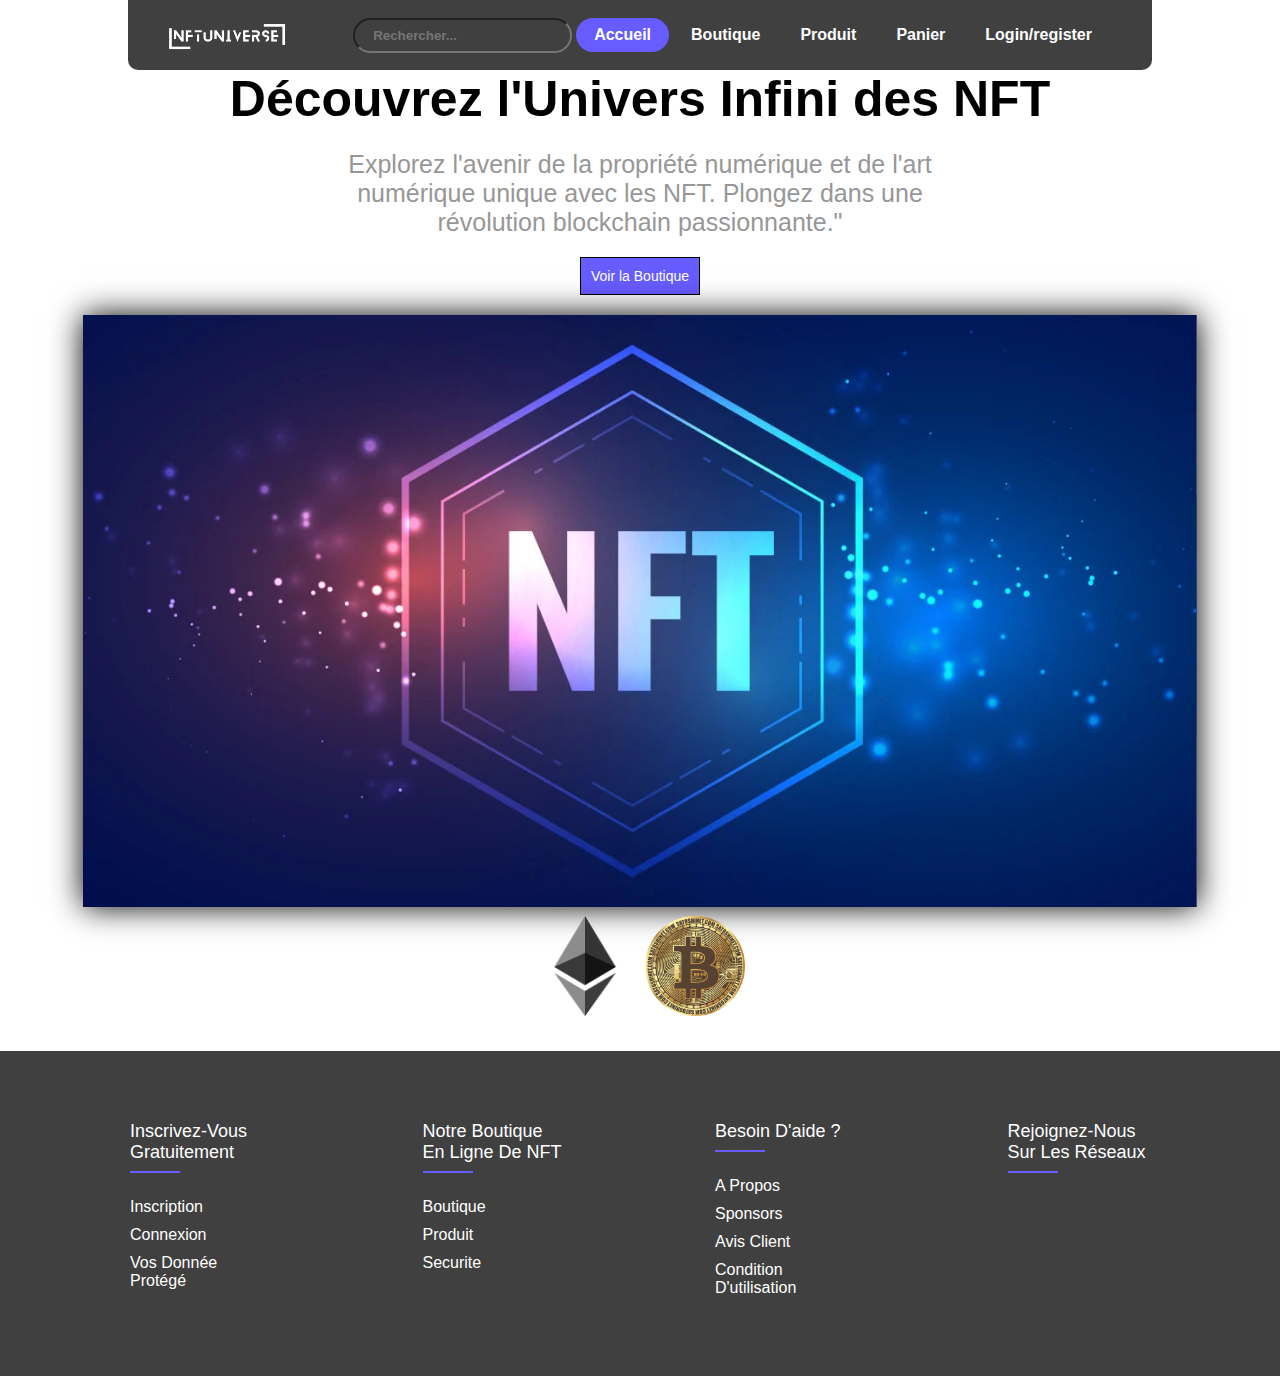
<file: index.html>
<!DOCTYPE html>
<html lang="fr">
<head>
    <meta charset="UTF-8">
    <meta name="viewport" content="width=device-width, initial-scale=1.0">
    <title>Accueil</title>
    <link rel="stylesheet" href="css/index.css">
    <link rel="icon" href="img/logo.ico" type="logo">
</head>
<body>
    <header>
        <div class="logo">
            <a href="index.html"><img src="img/logo.png"></a>
        </div>
        <input type="checkbox" id="nav_check" hidden>
        <nav>
            <ul>
                <li>
                    <input type="text" placeholder="Rechercher...">
                </li>
                <li>
                    <a href="index.html" class="active">Accueil</a>
                </li>
                <li>
                    <a href="boutique.html">Boutique</a>
                </li>
                <li>
                    <a href="produit.html">Produit</a>
                </li>
                <li>
                    <a href="panier.html" >Panier</a>
                </li>
                <li>
                    <a href="connexion.html" >Login/register</a>
                </li>
            </ul>
        </nav>
        <label for="nav_check" class="hamburger">
            <div></div>
            <div></div>
            <div></div>
        </label>
    </header>


    <div class="entete">
        <div class="titre">
            <h1>Découvrez l'Univers Infini des NFT</h1>
        </div>
        <div class="text_dessous">
            <p>
                Explorez l'avenir de la propriété numérique 
                et de l'art numérique unique avec les NFT. 
                Plongez dans une révolution blockchain 
                passionnante."
            </p>
        </div>
        <div class="show_boutique">
            <a href="boutique.html"><button class="btn_boutique">Voir la Boutique</button></a>
        </div>
        <div class="imageA">
            <img class="img_acc" src="img/accueil_nft.webp" alt="image_accueil">
        </div>

        <div class="sponsor">
            <img class="nike_sponso" src="img/eth_logog.png" alt="eth sponso">
            <img class="bitcoin_sponso" src="img/bitcoin_logo.png" alt=" bitcoin sponso">
        </div>

    </div>
</body>
<footer class="footer">
    <div class="container">
        <div class="row">
            <div class="footer-col">
                <h4> Inscrivez-vous gratuitement </h4>
                <ul>
                    <li><a href="#"> Inscription </a></li>
                    <li><a href="#"> Connexion </a></li>
                    <li><a href="#"> Vos Donnée Protégé </a></li>
                </ul>
            </div>
            <div class="footer-col">
                <h4> Notre boutique en ligne de NFT </h4>
                <ul>
                    <li><a href="#"> Boutique </a></li>
                    <li><a href="#"> Produit </a></li>
                    <li><a href="#"> Securite </a></li>
                </ul>
            </div>
            <div class="footer-col">
                <h4> Besoin d'aide ? </h4>
                <ul>
                    <li><a href="#"> A propos </a></li>
                    <li><a href="#"> Sponsors </a></li>
                    <li><a href="#"> Avis Client </a></li>
                    <li><a href="#"> Condition d'utilisation </a></li>
                </ul>
            </div>
            <div class="footer-col">
                <h4> Rejoignez-nous sur les réseaux </h4>
                <div class="social-links">
                    <a href="#"><i class="fab fa-facebook"></i></a>
                    <a href="#"><i class="fab fa-twitter"></i></a>
                    <a href="#"><i class="fab fa-instagram"></i></a>
                    <a href="#"><i class="fab fa-linkedin-in"></i></a>
                </div>
            </div>
        </div>
    </div>
</footer>
</html>
</file>
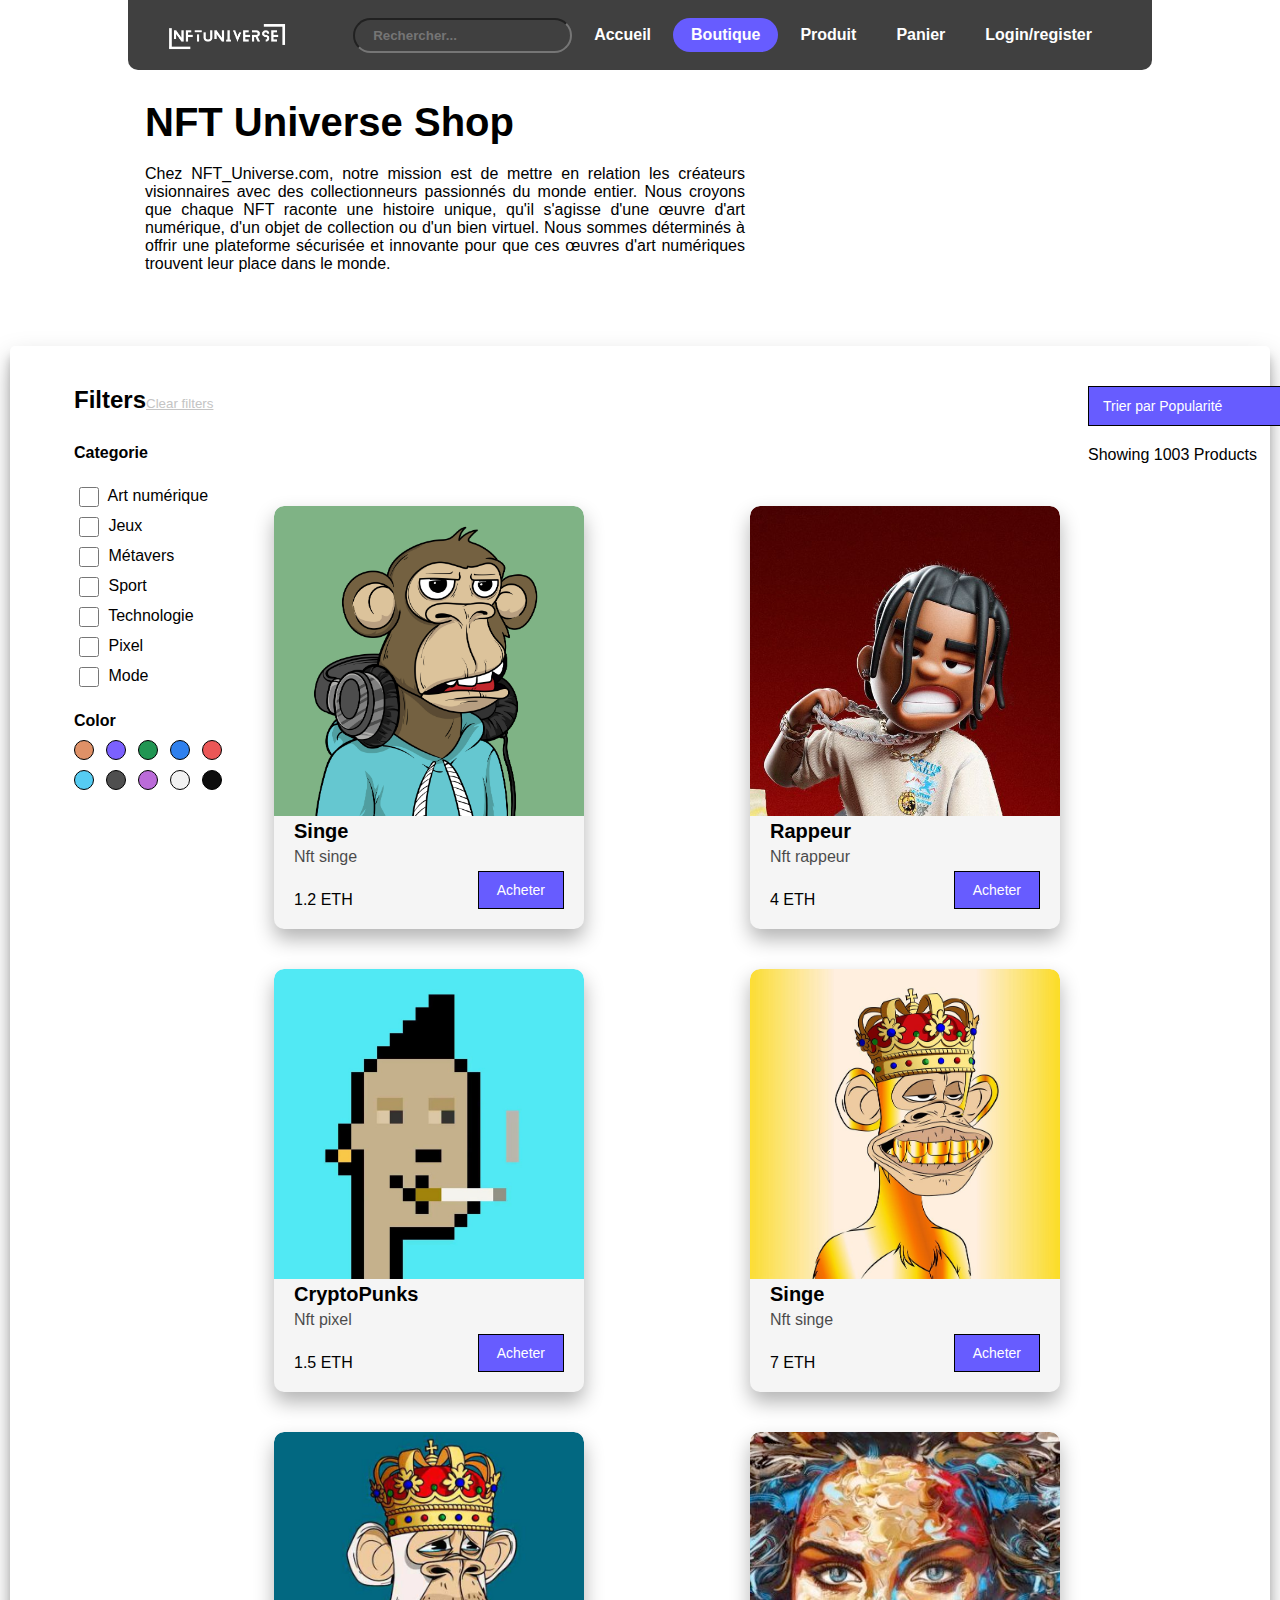
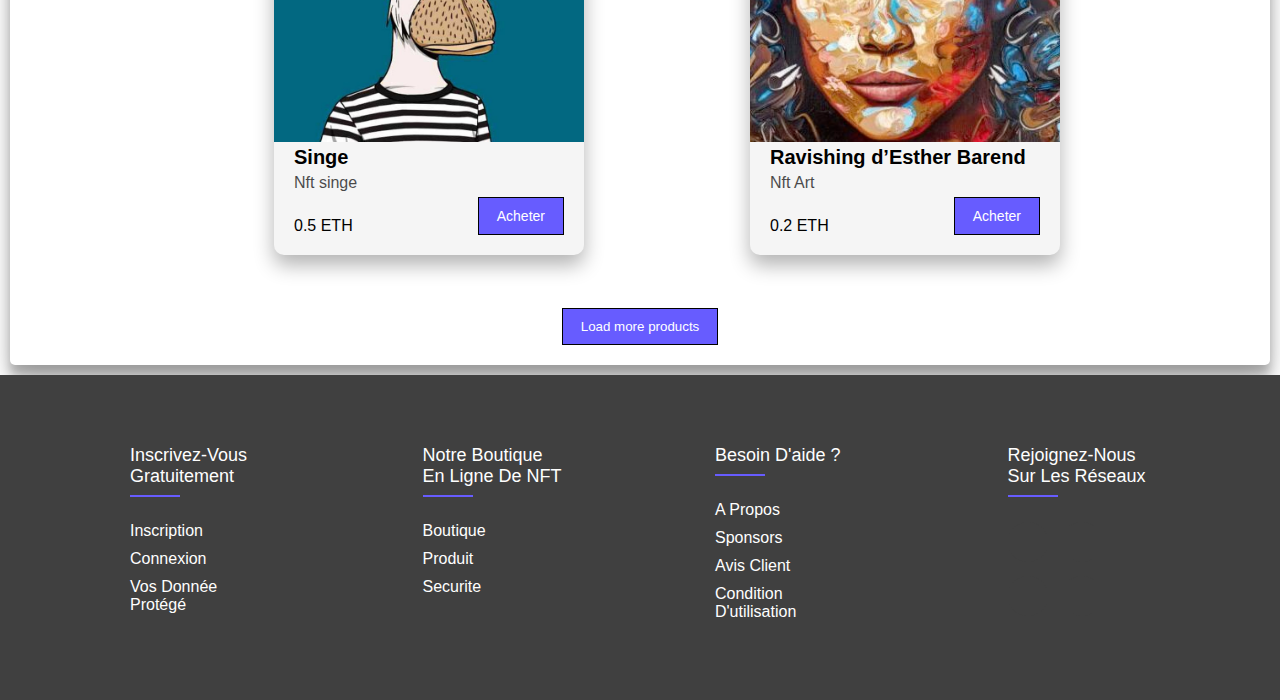
<file: boutique.html>
<!DOCTYPE html>
<html lang="fr">
<head>
    <meta charset="UTF-8">
    <meta name="viewport" content="width=device-width, initial-scale=1.0">
    <link rel="stylesheet" href="css/boutique.css"> 
    <title>Boutique</title>
    <link rel="icon" href="img/logo.ico">
</head>
<header>
        <div class="logo">
            <a href="index.html"><img src="img/logo.png"></a>
        </div>
        <input type="checkbox" id="nav_check" hidden>
        <nav>
            <ul>
                <li>
                    <input type="text" placeholder="Rechercher...">
                </li>
                <li>
                    <a href="index.html">Accueil</a>
                </li>
                <li>
                    <a href="boutique.html" class="active">Boutique</a>
                </li>
                <li>
                    <a href="produit.html">Produit</a>
                </li>
                <li>
                    <a href="panier.html" >Panier</a>
                </li>
                <li>
                    <a href="connexion.html" >Login/register</a>
                </li>
            </ul>
        </nav>
        <label for="nav_check" class="hamburger">
            <div></div>
            <div></div>
            <div></div>
        </label>
</header>
<body>

    <div class="cont_text">
        <div class="text1">
            <h2 class="titre1">NFT Universe Shop</h2>
            <p class="para_premier">
                Chez NFT_Universe.com, notre mission est de 
                mettre en relation les créateurs visionnaires 
                avec des collectionneurs passionnés du monde 
                entier. Nous croyons que chaque NFT raconte 
                une histoire unique, qu'il s'agisse d'une œuvre 
                d'art numérique, d'un objet de collection ou 
                d'un bien virtuel. Nous sommes déterminés à 
                offrir une plateforme sécurisée et innovante 
                pour que ces œuvres d'art numériques trouvent 
                leur place dans le monde.
            </p>

        </div>
    </div>


    


 
    <section class="section_nft">


        <div class="filters">
           
        
            <h2 class="titre">Filters<button class="button_clear">Clear filters</button></h2>
            
            
    
            <h4 class="para">Categorie</h4>
    
            <div class="checkbox_colone">
                
                <input type="checkbox" id="maCaseACocher" class="maCaseACocher" >
                <label for="checkbox1">Art numérique</label>
                <br>
                
               
                <input type="checkbox" id="maCaseACocher" name="maCaseACocher" >
                <label for="checkbox1">Jeux</label>
                <br>

                
                <input type="checkbox" id="maCaseACocher" name="maCaseACocher" >
                <label for="checkbox1">Métavers</label>
                <br>

                
                <input type="checkbox" id="maCaseACocher" name="maCaseACocher" >
                <label for="checkbox1">Sport</label>
                <br>

                
                <input type="checkbox" id="maCaseACocher" name="maCaseACocher" >
                <label for="checkbox1">Technologie</label>
                <br>

                
                
                <input type="checkbox" id="maCaseACocher" name="maCaseACocher" >
                <label for="checkbox1">Pixel</label>
                <br>

                
                <input type="checkbox" id="maCaseACocher" name="maCaseACocher" >
                <label for="checkbox1">Mode</label>
                <br>

            </div>

            <div class="color">
                <h4>Color</h4>
                <div class="couleur">
                    <div class="rond" style="background-color: #DF9167;"></div>
                    <div class="rond" style="background-color: #7B61FF;"></div>
                    <div class="rond" style="background-color: #219653;"></div>
                    <div class="rond" style="background-color: #2F80ED;"></div>
                    <div class="rond" style="background-color: #EB5757;"></div>
                    <div class="rond" style="background-color: #56CCF2;"></div>
                    <div class="rond" style="background-color: #4F4F4F;"></div>
                    <div class="rond" style="background-color: #BB6BD9;"></div>
                    <div class="rond" style="background-color: #F2F2F2;"></div>
                    <div class="rond" style="background-color: #0D0D0D;"></div>
                </div>
            </div>
        </div>



        

    
        <div class="trie">
            <select id="trie" class="list_btn">
                <option value="popular" selected>Trier par Popularité</option>
                <option value="prix">Trier par Prix </option>
                <option value="nouveau">Trier par Nouveauté</option>
                <option value="rareter">Trier par Rareté</option>
                <option value="date">Trier Par Date de Création</option>
                <option value="format">Trier par Format</option>
            </select>

            <p style="color: black;">Showing 1003 Products</p>
        </div>
        



        <div class="produit ">
            <div class="carte">
                <div class="img"><img src="img/nft5.jpeg" alt="premiernft"></div>
                <div class="titre">Singe</div>
                <div class="desc">Nft singe</div>
                <div class="box">
                    <div class="prix">1.2 ETH</div>
                    <a href="produit.html"><button class="achat">Acheter</button></a>
                </div>
            </div>

            <div class="carte">
                <div class="img"><img src="img/nft13.jpg" alt="premiernft"></div>
                <div class="titre">Rappeur</div>
                <div class="desc">Nft rappeur</div>
                <div class="box">
                    <div class="prix">4 ETH</div>
                    <button class="achat">Acheter</button>
                </div>
            </div>

            <div class="carte">
                <div class="img"><img src="img/nft10.jpeg" alt="premiernft"></div>
                <div class="titre">CryptoPunks</div>
                <div class="desc">Nft pixel</div>
                <div class="box">
                    <div class="prix">1.5 ETH</div>
                    <button class="achat">Acheter</button>
                </div>
            </div>

            <div class="carte">
                <div class="img"><img src="img/nft9.jpeg" alt="premiernft"></div>
                <div class="titre">Singe</div>
                <div class="desc">Nft singe</div>
                <div class="box">
                    <div class="prix">7 ETH</div>
                    <button class="achat">Acheter</button>
                </div>
            </div>

            <div class="carte">
                <div class="img"><img src="img/nft4.jpg" alt="premiernft"></div>
                <div class="titre">Singe</div>
                <div class="desc">Nft singe</div>
                <div class="box">
                    <div class="prix">0.5 ETH</div>
                    <button class="achat">Acheter</button>
                </div>
            </div>

            <div class="carte">
                <div class="img"><img src="img/nft12.jpg" alt="premiernft"></div>
                <div class="titre">Ravishing d’Esther Barend</div>
                <div class="desc">Nft Art</div>
                <div class="box">
                    <div class="prix">0.2 ETH</div>
                    <button class="achat">Acheter</button>
                </div>
            </div>

            
            


    </section>  

    <div class="voir_plus">
        <button id="boutton_read" class="button_read">Load more products</button>
    </div>


</body>
<footer class="footer">
    <div class="container">
        <div class="row">
            <div class="footer-col">
                <h4> Inscrivez-vous gratuitement </h4>
                <ul>
                    <li><a href="#"> Inscription </a></li>
                    <li><a href="#"> Connexion </a></li>
                    <li><a href="#"> Vos Donnée Protégé </a></li>
                </ul>
            </div>
            <div class="footer-col">
                <h4> Notre boutique en ligne de NFT </h4>
                <ul>
                    <li><a href="#"> Boutique </a></li>
                    <li><a href="#"> Produit </a></li>
                    <li><a href="#"> Securite </a></li>
                </ul>
            </div>
            <div class="footer-col">
                <h4> Besoin d'aide ? </h4>
                <ul>
                    <li><a href="#"> A propos </a></li>
                    <li><a href="#"> Sponsors </a></li>
                    <li><a href="#"> Avis Client </a></li>
                    <li><a href="#"> Condition d'utilisation </a></li>
                </ul>
            </div>
            <div class="footer-col">
                <h4> Rejoignez-nous sur les réseaux </h4>
                <div class="social-links">
                    <a href="#"><i class="fab fa-facebook"></i></a>
                    <a href="#"><i class="fab fa-twitter"></i></a>
                    <a href="#"><i class="fab fa-instagram"></i></a>
                    <a href="#"><i class="fab fa-linkedin-in"></i></a>
                </div>
            </div>
        </div>
    </div>
</footer>



</html>
</file>
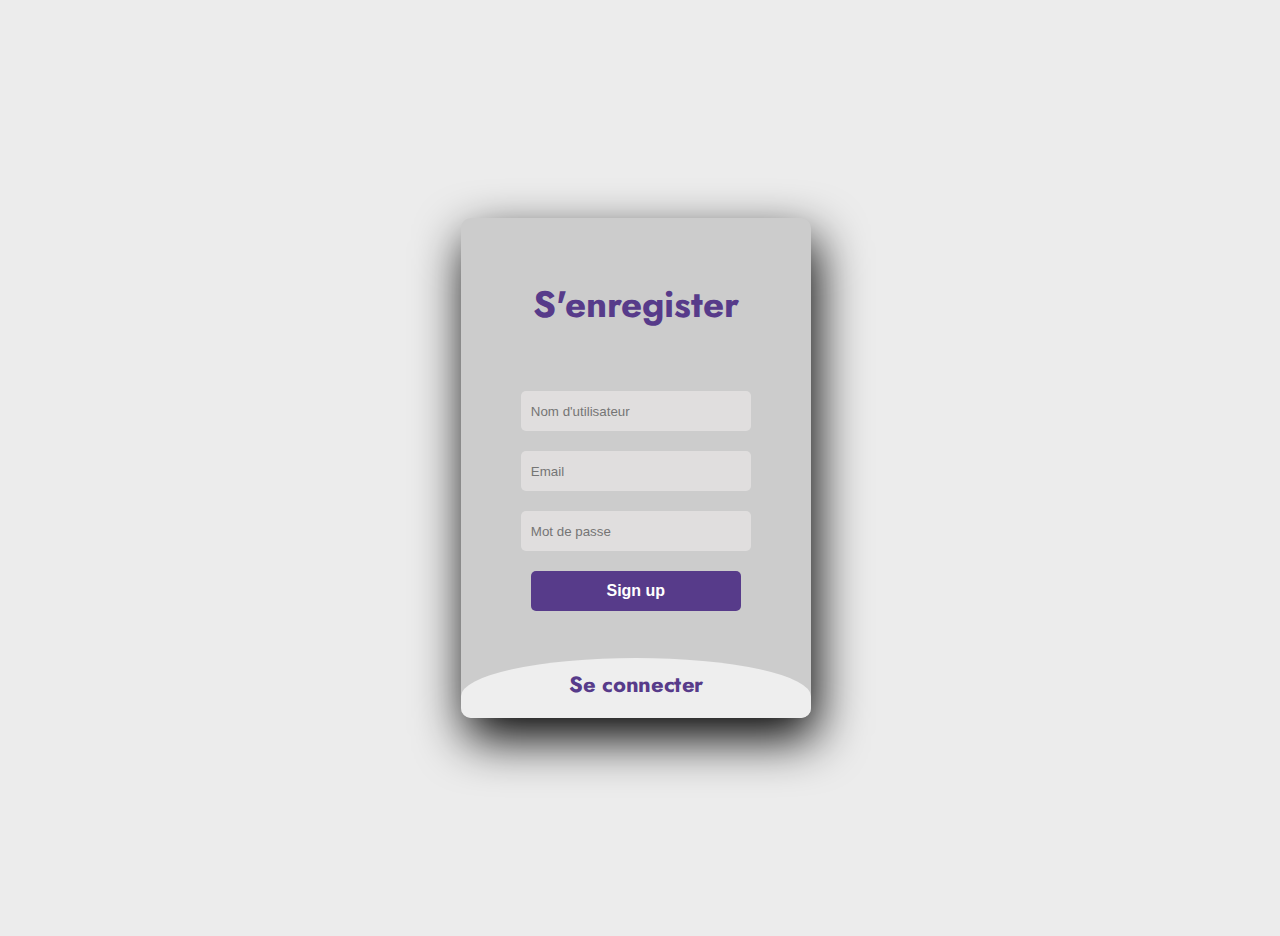
<file: connexion.html>
<!DOCTYPE html>
<html>
<head>
	<title>Login/Register</title>
	<link rel="stylesheet" type="text/css" href="css/login.css">
	<link href="https://fonts.googleapis.com/css2?family=Jost:wght@500&display=swap" rel="stylesheet">
</head>



<body>
	<div class="contenaire">
		<div class="main">  	
			<input type="checkbox" id="chk" aria-hidden="true">

				<div class="signup">
					<form>
						<label for="chk" aria-hidden="true">S'enregister</label>
						<input type="text" name="txt" placeholder="Nom d'utilisateur" required="">
						<input type="email" name="email" placeholder="Email" required="">
						<input type="password" name="pswd" placeholder="Mot de passe" required="">
						<button>Sign up</button>
					</form>
				</div>

				<div class="login">
					<form>
						<label for="chk" aria-hidden="true">Se connecter</label>
						<input type="email" name="email" placeholder="Email" required="">
						<input type="password" name="pswd" placeholder="Mot de passe" required="">
						<button>Login</button>
					</form>
				</div>
				
		</div>
	</div>
    
</body>
</html>
</file>
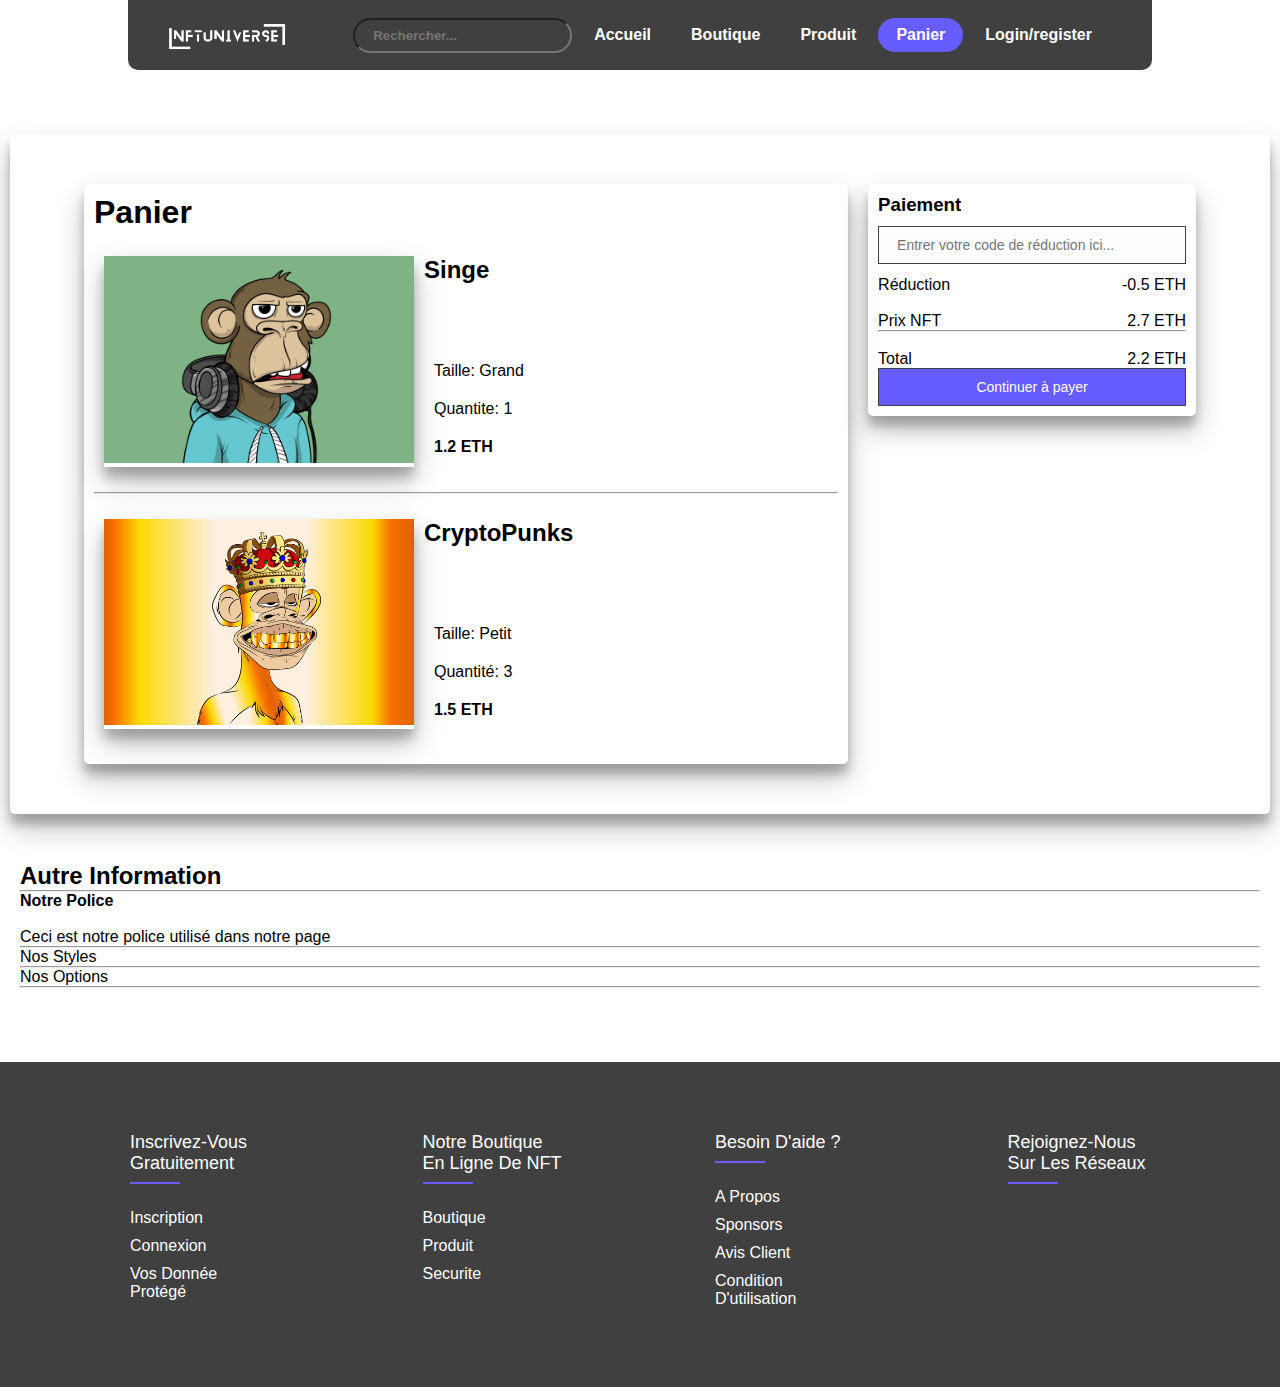
<file: panier.html>
<!DOCTYPE html>
<html lang="en">
<head>
    <meta charset="UTF-8">
    <meta name="viewport" content="width=device-width, initial-scale=1.0">
    <title> Page Panier </title>
    <link rel="stylesheet" href="css/panier.css">
    <link rel="icon" href="img/logo.ico" type="logo">
</head>
<body>

    <!-- Nav-bar -->
    <header>
        <div class="logo">
            <a href="index.html"><img src="img/logo.png"></a>
        </div>
        <input type="checkbox" id="nav_check" hidden>
        <nav>
            <ul>
                <li>
                    <input type="text" placeholder="Rechercher...">
                </li>
                <li>
                    <a href="index.html">Accueil</a>
                </li>
                <li>
                    <a href="boutique.html">Boutique</a>
                </li>
                <li>
                    <a href="produit.html">Produit</a>
                </li>
                <li>
                    <a href="panier.html"  class="active">Panier</a>
                </li>
                <li>
                    <a href="connexion.html">Login/register</a>
                </li>
            </ul>
        </nav>
        <label for="nav_check" class="hamburger">
            <div></div>
            <div></div>
            <div></div>
        </label>
    </header>

    <br><br><br>

    <!-- Body: panier -->
    <section class="section-panier">

        <div class="container">

            <!-- Panier -->
            <div class="container-div panierTaille">
                <h1 class="titre"> Panier </h1>
                

                <div class="card-section">
                    <div class="card container-div2">
                        <img class="tailleImg" src="img/nft5.jpeg">
                    </div>
                    <div>
                        <h2> Singe </h2> <br>
                        <div class="tailleTexte">
                            <p> Taille: Grand </p>
                            <p> Quantite: 1 </p>
                            <p><strong> 1.2 ETH </strong></p>
                        </div>
                    </div>
                </div>
                <hr>
                <div class="card-section">
                    <div class="card container-div2">
                        <img class="tailleImg" src="img/nft9.jpeg">
                    </div>
                    <div>
                        <h2> CryptoPunks </h2> <br>
                        <div class="tailleTexte">
                            <p> Taille: Petit </p>
                            <p> Quantité: 3 </p>
                            <p><strong> 1.5 ETH </strong></p>
                        </div>
                        
                    </div>
                </div>



            </div>

            <!-- Section Paiement -->
            <div class="container-div paiementTaille">
                <h3 class="titre"> Paiement </h3>
                <input type="text" placeholder="Entrer votre code de réduction ici...">

                <div class="texteCote">
                    <span> Réduction </span>
                    <span> -0.5 ETH </span>
                </div>
                <br>
                <div class="texteCote">
                    <span> Prix NFT </span>
                    <span> 2.7 ETH </span>
                </div>
                <hr>
                <br>
                <div class="texteCote">
                    <span> Total </span>
                    <span> 2.2 ETH </span>
                </div>

                <div class="btnAchat">
                    <button class="btnAchat-continue"> Continuer à payer </button>
                </div>
            </div>
        </div>

    </section>

    <br>

    <!-- Autre information -->
    <div class="bottom-left">
        <h2> Autre Information </h2>
        <hr></hr>
        <div class="info-details">
            <p><strong> Notre Police </strong></p>
            <br>
            <p> Ceci est notre police utilisé dans notre page  </p>
            <hr></hr>
            <p> Nos Styles </p>
            <hr></hr>
            <p> Nos Options </p>
            <hr></hr>
        </div>
    </div>


    <br><br><br>

    <!-- Footer -->
    <footer class="footer">
        <div class="container">
            <div class="row">
                <div class="footer-col">
                    <h4> Inscrivez-vous gratuitement </h4>
                    <ul>
                        <li><a href="#"> Inscription </a></li>
                        <li><a href="#"> Connexion </a></li>
                        <li><a href="#"> Vos Donnée Protégé </a></li>
                    </ul>
                </div>
                <div class="footer-col">
                    <h4> Notre boutique en ligne de NFT </h4>
                    <ul>
                        <li><a href="#"> Boutique </a></li>
                        <li><a href="#"> Produit </a></li>
                        <li><a href="#"> Securite </a></li>
                    </ul>
                </div>
                <div class="footer-col">
                    <h4> Besoin d'aide ? </h4>
                    <ul>
                        <li><a href="#"> A propos </a></li>
                        <li><a href="#"> Sponsors </a></li>
                        <li><a href="#"> Avis Client </a></li>
                        <li><a href="#"> Condition d'utilisation </a></li>
                    </ul>
                </div>
                <div class="footer-col">
                    <h4> Rejoignez-nous sur les réseaux </h4>
                    <div class="social-links">
                        <a href="#"><i class="fab fa-facebook"></i></a>
                        <a href="#"><i class="fab fa-twitter"></i></a>
                        <a href="#"><i class="fab fa-instagram"></i></a>
                        <a href="#"><i class="fab fa-linkedin-in"></i></a>
                    </div>
                </div>
            </div>
        </div>
    </footer>

</body>
</html>
</file>
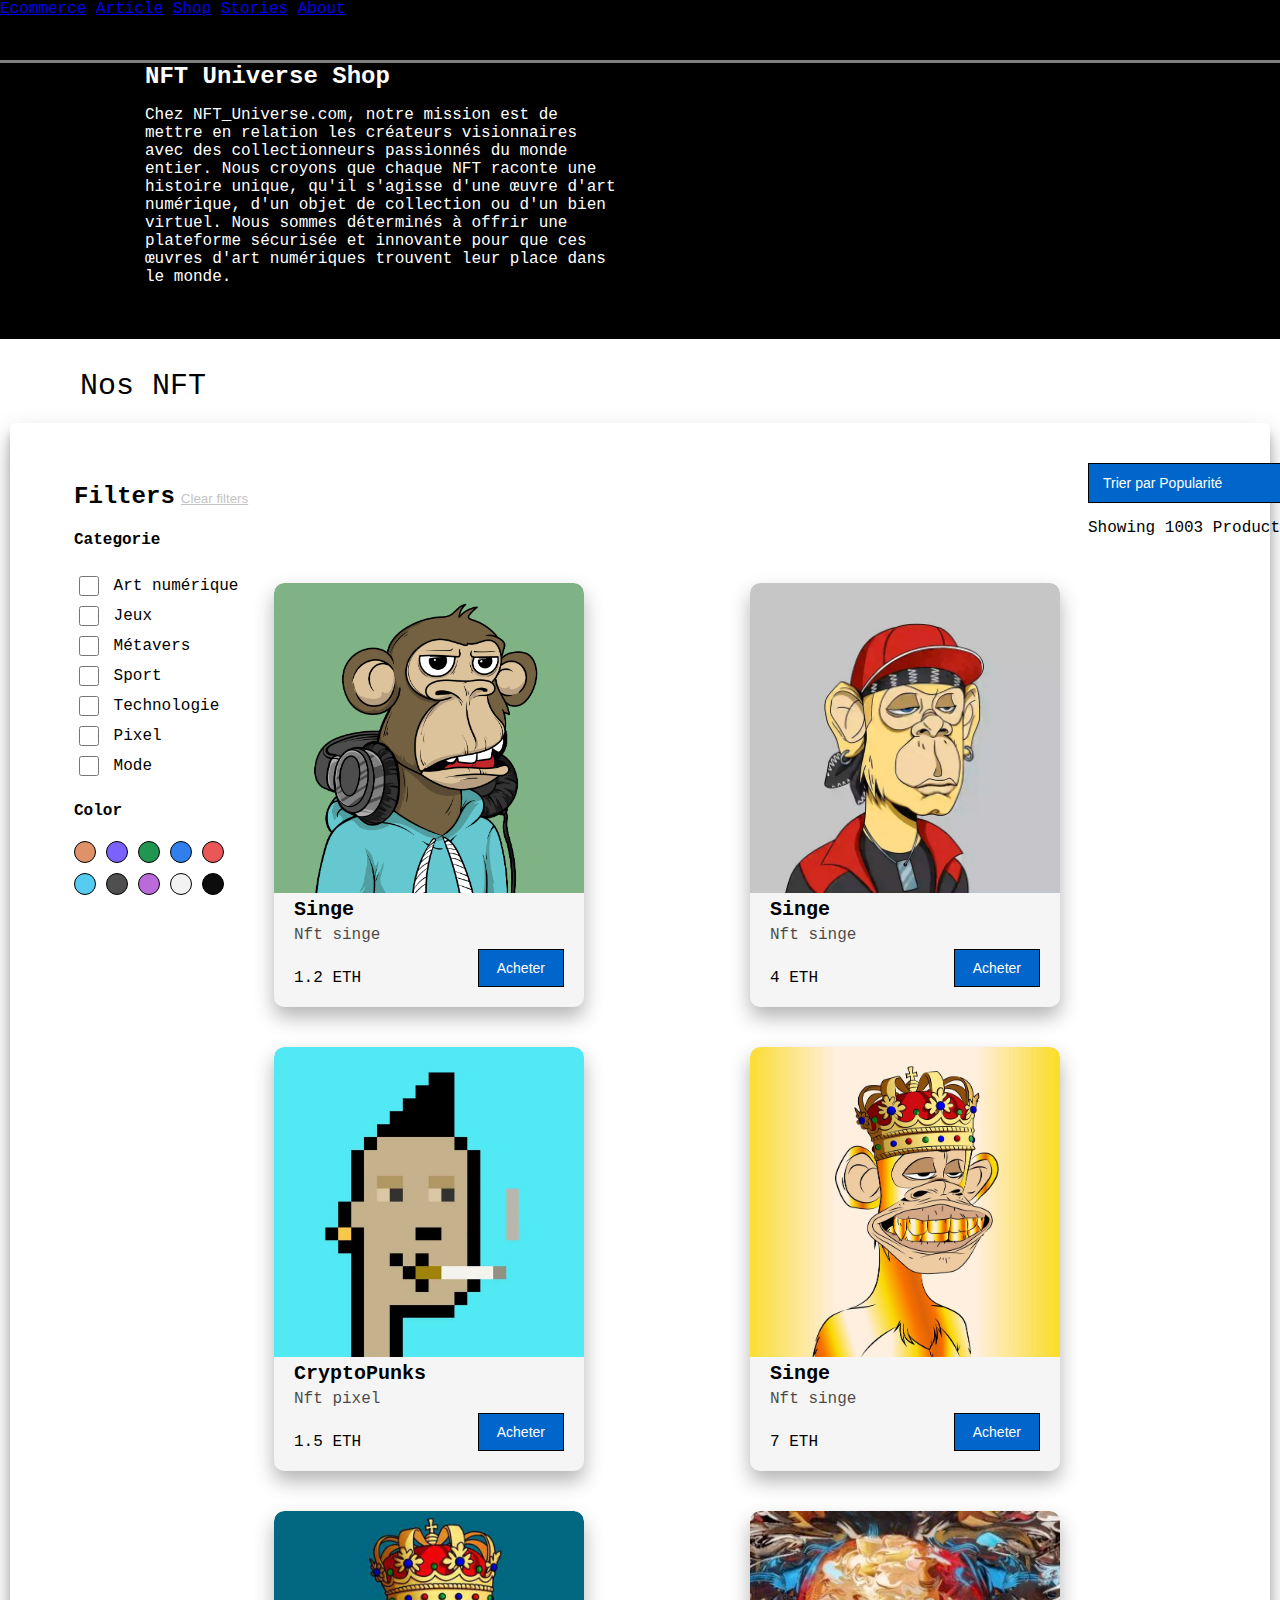
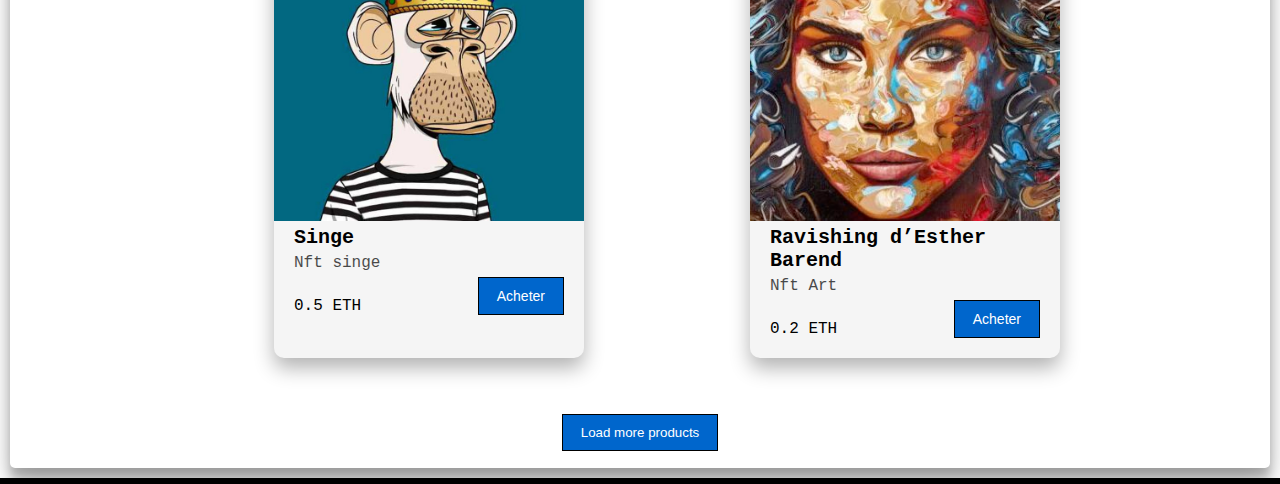
<file: shop.html>
<!DOCTYPE html>
<html lang="fr">
<head>
    <meta charset="UTF-8">
    <meta name="viewport" content="width=device-width, initial-scale=1.0">
    <link rel="stylesheet" href="css/shop.css"> 
    <title>Shop</title>
</head>
<body>


    <div class="navbar">
        <nav>
            <a href="shop.html" class="anav">Ecommerce</a>
            <a href="article.html" class="anav">Article</a>
            <a href=".html" class="anav">Shop</a>
            <a href=".html" class="anav">Stories</a>
            <a href=".html" class="anav">About</a>
        </nav>
    </div>

    <div class="cont_text">
        <div class="text1">
            <h2 class="titre1">NFT Universe Shop</h2>
            <p>
                Chez NFT_Universe.com, notre mission est de 
                mettre en relation les créateurs visionnaires 
                avec des collectionneurs passionnés du monde 
                entier. Nous croyons que chaque NFT raconte 
                une histoire unique, qu'il s'agisse d'une œuvre 
                d'art numérique, d'un objet de collection ou 
                d'un bien virtuel. Nous sommes déterminés à 
                offrir une plateforme sécurisée et innovante 
                pour que ces œuvres d'art numériques trouvent 
                leur place dans le monde.
            </p>

        </div>
    </div>


    


    <h1 class="nft">Nos NFT</h1>
    <section class="section_nft">


        <div class="filters">
           
        
            <h2 class="titre">Filters<button class="button_clear">Clear filters</button></h2>
            
            
    
            <h4 class="para">Categorie</h4>
    
            <div class="checkbox_colone">
                
                <input type="checkbox" id="maCaseACocher" class="maCaseACocher" >
                <label for="checkbox1">Art numérique</label>
                <br>
                
               
                <input type="checkbox" id="maCaseACocher" name="maCaseACocher" >
                <label for="checkbox1">Jeux</label>
                <br>

                
                <input type="checkbox" id="maCaseACocher" name="maCaseACocher" >
                <label for="checkbox1">Métavers</label>
                <br>

                
                <input type="checkbox" id="maCaseACocher" name="maCaseACocher" >
                <label for="checkbox1">Sport</label>
                <br>

                
                <input type="checkbox" id="maCaseACocher" name="maCaseACocher" >
                <label for="checkbox1">Technologie</label>
                <br>

                
                
                <input type="checkbox" id="maCaseACocher" name="maCaseACocher" >
                <label for="checkbox1">Pixel</label>
                <br>

                
                <input type="checkbox" id="maCaseACocher" name="maCaseACocher" >
                <label for="checkbox1">Mode</label>
                <br>

            </div>

            <div class="color">
                <h4>Color</h4>
                <div class="couleur">
                    <div class="rond" style="background-color: #DF9167;"></div>
                    <div class="rond" style="background-color: #7B61FF;"></div>
                    <div class="rond" style="background-color: #219653;"></div>
                    <div class="rond" style="background-color: #2F80ED;"></div>
                    <div class="rond" style="background-color: #EB5757;"></div>
                    <div class="rond" style="background-color: #56CCF2;"></div>
                    <div class="rond" style="background-color: #4F4F4F;"></div>
                    <div class="rond" style="background-color: #BB6BD9;"></div>
                    <div class="rond" style="background-color: #F2F2F2;"></div>
                    <div class="rond" style="background-color: #0D0D0D;"></div>
                </div>
            </div>
        </div>



        

    
        <div class="trie">
            <select id="trie" class="list_btn">
                <option value="popular" selected>Trier par Popularité</option>
                <option value="prix">Trier par Prix </option>
                <option value="nouveau">Trier par Nouveauté</option>
                <option value="rareter">Trier par Rareté</option>
                <option value="date">Trier Par Date de Création</option>
                <option value="format">Trier par Format</option>
            </select>

            <p style="color: black;">Showing 1003 Products</p>
        </div>
        



        <div class="produit ">
            <div class="carte">
                <div class="img"><img src="img/nft5.jpeg" alt="premiernft"></div>
                <div class="titre">Singe</div>
                <div class="desc">Nft singe</div>
                <div class="box">
                    <div class="prix">1.2 ETH</div>
                    <button class="achat">Acheter</button>
                </div>
            </div>

            <div class="carte">
                <div class="img"><img src="img/nft3.jpg" alt="premiernft"></div>
                <div class="titre">Singe</div>
                <div class="desc">Nft singe</div>
                <div class="box">
                    <div class="prix">4 ETH</div>
                    <button class="achat">Acheter</button>
                </div>
            </div>

            <div class="carte">
                <div class="img"><img src="img/nft10.jpeg" alt="premiernft"></div>
                <div class="titre">CryptoPunks</div>
                <div class="desc">Nft pixel</div>
                <div class="box">
                    <div class="prix">1.5 ETH</div>
                    <button class="achat">Acheter</button>
                </div>
            </div>

            <div class="carte">
                <div class="img"><img src="img/nft9.jpeg" alt="premiernft"></div>
                <div class="titre">Singe</div>
                <div class="desc">Nft singe</div>
                <div class="box">
                    <div class="prix">7 ETH</div>
                    <button class="achat">Acheter</button>
                </div>
            </div>

            <div class="carte">
                <div class="img"><img src="img/nft4.jpg" alt="premiernft"></div>
                <div class="titre">Singe</div>
                <div class="desc">Nft singe</div>
                <div class="box">
                    <div class="prix">0.5 ETH</div>
                    <button class="achat">Acheter</button>
                </div>
            </div>

            <div class="carte">
                <div class="img"><img src="img/nft12.jpg" alt="premiernft"></div>
                <div class="titre">Ravishing d’Esther Barend</div>
                <div class="desc">Nft Art</div>
                <div class="box">
                    <div class="prix">0.2 ETH</div>
                    <button class="achat">Acheter</button>
                </div>
            </div>

            
            


    </section>  

    <div class="voir_plus">
        <button id="boutton_read" class="button_read">Load more products</button>
    </div>


</body>
</html>
</file>
<file: css/index.css>
* {
    padding: 0;
    margin: 0;
    box-sizing: border-box;
    list-style: none;
    text-decoration: none;
    font-family: Arial, Helvetica, sans-serif;
}

/* NAV-BAR */
img {
    width: 100%;
}
header {
    width: 80%;
    height: 70px;
    background: #404040;
    display: flex;
    align-items: center;
    justify-content: space-between;
    padding: 0 40px;
    border-radius: 0 0 10px 10px;
    margin: 0 auto;
}
.logo {
    width: 120px;
    margin-top: 8px;
}
nav .logo {
    display: none;
}
nav ul {
    display: flex;
}
nav ul li a {
    color: #fefefe;
    display: block;
    margin: 0 2px;
    font-weight: 600;
    padding: 8px 18px;
    transition: 0.2s;
    border-radius: 30px;
}
nav ul li input {
    color: #fefefe;
    background: #404040;
    display: block;
    margin: 0 2px;
    font-weight: 600;
    padding: 8px 18px;
    transition: 0.2s;
    border-radius: 100px;

}
nav ul li a:hover {
    background: #675cff;
}
nav ul li a.active {
    background: #675cff;
    color: #fefefe;
}
.hamburger {
    display: none;
    height: fit-content;
    cursor: pointer;
    padding: 3px 8px;
    border-radius: 5px;
    transition: 0.2s;
}
.hamburger:hover {
    background: #675cff;
}
.hamburger div {
    width: 30px;
    height: 2px;
    margin: 6px 0;
    background: #fefefe;
}
@media only screen and (max-width: 1100px) {
    header {
        width: 90%;
        padding: 0 20px;
    }
    nav {
        position: absolute;
        left: -300px;
        top: 0;
        z-index: 999;
        width: 280px;
        height: 100vh;
        background-color: #404040;
        transition: 0.2s;
        box-shadow: 2px 0 20px 0 rgba(0, 0, 0, 0.05);
    }
    #nav_check:checked ~ nav{
        left: 0; 
    }
    nav .logo {
        display: block;
        height: 70px;
        display: flex;
        align-items: center;
        margin-left: 30px;
    }
    nav ul li a {
        margin-bottom: 5px;
        padding: 10px 15px;
        border-radius: 5px;
    }
    nav ul {
        display: block;
        padding: 0 20px;
        margin-top: 30px;
    }
    .hamburger {
        display: block;
    }
}

/* FOOTER */
.container {
    max-width: 1170px;
    margin: auto;
}
.row {
    display: flex;
    flex-wrap: wrap;
}
.foot-ul {
    list-style: none;
}
.footer {
    background: #404040;
    padding: 70px 0;
}
.footer-col {
    width: 25%;
    padding: 0 75px;
}
.footer-col h4 {
    font-size: 18px;
    color: #fefefe;
    text-transform: capitalize;
    margin-bottom: 35px;
    font-family: Arial, Helvetica, sans-serif;
    font-weight: 500;
    position: relative;
}
.footer-col h4::before {
    content: '';
    position: absolute;
    left: 0;
    bottom: -10px;
    background-color: #675cff;
    height: 2px;
    box-sizing: border-box;
    width: 50px;
}
.footer-col ul li:not(:last-child) {
    margin-bottom: 10px;
}
.footer-col ul li a {
    font-size: 16px;
    text-transform: capitalize;
    color: #fefefe;
    text-decoration: none;
    font-weight: 300;
    color: #fefefe;
    display: block;
    transition: all 0.3s ease;
}
.footer-col ul li a:hover {
    color: #675cff;
    padding-left: 10px;
}
.footer-col .social-links a {
    display: inline-block;
    height: 40px;
    width: 40px;
    background-color: #404040;
    margin: 0 10px 10px 0;
    text-align: center;
    line-height: 40px;
    border-radius: 50%;
    color: #fefefe;
    transition: all 0.5s ease;
}
.footer-col .social-links a:hover {
    color: #24262b;
    background-color: #675cff;
}

@media (max-width: 767px) {
    .footer-col {
        width: 50%;
        margin-bottom: 30px;
    }
}
@media (max-width: 574px) {
    .footer-col {
        width: 100%;
    }
}


/*____________________________________________________________________*/




@media (min-width: 1141px){
    body{
        margin: 0;
        
    }


    .entete{
        display: flex;
        flex-direction: column;
        align-items: center;
        justify-content: center;
        text-align: center;
        margin-bottom: 30px;
        /*border: 3px solid black;*/
    }


    .entete .titre{
        font-size: 25px;
        
        height: 80px;
    }
    .entete .text_dessous{
        font-size: 25px;
        width: 600px;
        color: #979797;
        /*border: 3px solid black;*/
    }

    .img_acc{
        box-shadow: 0 0 30px 0 black;
        width: 1114px;
    }



    .btn_boutique{
        font-weight: 0;
        font-size: 14px;
        color: #fff;
        background-color: #675cff;
        padding: 10px ;
        border: solid #000000 1px;
        transition : 460ms;
        cursor: pointer;
        text-decoration: none;
        margin: 20px;
    }
    .btn_boutique:hover{
        transition : 460ms;
        background-color: #f5f5f5;
        color: #0066cc;
        border: solid 1px black;
    }


    .sponsor {
        display: flex;
        justify-content: center; 
        align-items: center; 
    }
    .sponsor img {
        width: 100px; 
        margin: 5px; 
    }

}


@media (max-width: 1141px){
    body{
        margin: 0;
        
    }


    .entete{
        display: flex;
        flex-direction: column;
        align-items: center;
        justify-content: center;
        text-align: center;
        margin-bottom: 30px;
        /*border: 3px solid black;*/
    }


    .entete .titre{
        font-size: 25px;
        margin-bottom: 30px;
        height: 80px;
    }
    .entete .text_dessous{
        font-size: 25px;
        width: 400px;
        color: #979797;
        /*border: 3px solid black;*/
    }

    .img_acc{
        box-shadow: 0 0 30px 0 black;
        width: 500px;
        margin: O 20px O 20px;
    }



    .btn_boutique{
        font-weight: 0;
        font-size: 14px;
        color: #fff;
        background-color: #675cff;
        padding: 10px ;
        border: solid #000000 1px;
        transition : 460ms;
        cursor: pointer;
        text-decoration: none;
        margin: 20px;
    }
    .btn_boutique:hover{
        transition : 460ms;
        background-color: #f5f5f5;
        color: #0066cc;
        border: solid 1px black;
    }

    .sponsor {
        display: flex;
        justify-content: center; 
        align-items: center;
    }
    .sponsor img {
        width: 75px; 
        margin: 5px; 
    }

}



@media (max-width: 769px){
    body{
        margin: 0;
        
    }


    .entete{
        display: flex;
        flex-direction: column;
        align-items: center;
        justify-content: center;
        text-align: center;
        margin-bottom: 30px;
        /*border: 3px solid black;*/
    }


    .entete .titre{
        font-size: 25px;
        margin-bottom: 120px;
        height: 80px;
    }
    .entete .text_dessous{
        font-size: 25px;
        width: 400px;
        color: #979797;
        /*border: 3px solid black;*/
    }

    .img_acc{
        box-shadow: 0 0 30px 0 black;
        width: 360px;
    }



    .btn_boutique{
        font-weight: 0;
        font-size: 14px;
        color: #fff;
        background-color: #675cff;
        padding: 10px ;
        border: solid #000000 1px;
        transition : 460ms;
        cursor: pointer;
        text-decoration: none;
        margin: 20px;
    }
    .btn_boutique:hover{
        transition : 460ms;
        background-color: #f5f5f5;
        color: #0066cc;
        border: solid 1px black;
    }

    .sponsor {
        display: flex;
        justify-content: center; 
        align-items: center;
    }
    .sponsor img {
        width: 50px; 
        margin: 5px; 
    }

}
</file>
<file: css/boutique.css>
* {
    padding: 0;
    margin: 0;
    box-sizing: border-box;
    list-style: none;
    text-decoration: none;
    font-family: Arial, Helvetica, sans-serif;
}

/* NAV-BAR */
img {
    width: 100%;
}
header {
    width: 80%;
    height: 70px;
    background: #404040;
    display: flex;
    align-items: center;
    justify-content: space-between;
    padding: 0 40px;
    border-radius: 0 0 10px 10px;
    margin: 0 auto;
}
.logo {
    width: 120px;
    margin-top: 8px;
}
nav .logo {
    display: none;
}
nav ul {
    display: flex;
}
nav ul li a {
    color: #fefefe;
    display: block;
    margin: 0 2px;
    font-weight: 600;
    padding: 8px 18px;
    transition: 0.2s;
    border-radius: 30px;
}
nav ul li input {
    color: #fefefe;
    background: #404040;
    display: block;
    margin: 0 2px;
    font-weight: 600;
    padding: 8px 18px;
    transition: 0.2s;
    border-radius: 100px;

}
nav ul li a:hover {
    background: #675cff;
}
nav ul li a.active {
    background: #675cff;
    color: #fefefe;
}
.hamburger {
    display: none;
    height: fit-content;
    cursor: pointer;
    padding: 3px 8px;
    border-radius: 5px;
    transition: 0.2s;
}
.hamburger:hover {
    background: #675cff;
}
.hamburger div {
    width: 30px;
    height: 2px;
    margin: 6px 0;
    background: #fefefe;
}
@media only screen and (max-width: 1100px) {
    header {
        width: 90%;
        padding: 0 20px;
    }
    nav {
        position: absolute;
        left: -300px;
        top: 0;
        z-index: 999;
        width: 280px;
        height: 100vh;
        background-color: #404040;
        transition: 0.2s;
        box-shadow: 2px 0 20px 0 rgba(0, 0, 0, 0.05);
    }
    #nav_check:checked ~ nav{
        left: 0; 
    }
    nav .logo {
        display: block;
        height: 70px;
        display: flex;
        align-items: center;
        margin-left: 30px;
    }
    nav ul li a {
        margin-bottom: 5px;
        padding: 10px 15px;
        border-radius: 5px;
    }
    nav ul {
        display: block;
        padding: 0 20px;
        margin-top: 30px;
    }
    .hamburger {
        display: block;
    }
}
/* FOOTER */
.container {
    max-width: 1170px;
    margin: auto;
}
.row {
    display: flex;
    flex-wrap: wrap;
}
.foot-ul {
    list-style: none;
}
.footer {
    background: #404040;
    padding: 70px 0;
}
.footer-col {
    width: 25%;
    padding: 0 75px;
}
.footer-col h4 {
    font-size: 18px;
    color: #fefefe;
    text-transform: capitalize;
    margin-bottom: 35px;
    font-family: Arial, Helvetica, sans-serif;
    font-weight: 500;
    position: relative;
}
.footer-col h4::before {
    content: '';
    position: absolute;
    left: 0;
    bottom: -10px;
    background-color: #675cff;
    height: 2px;
    box-sizing: border-box;
    width: 50px;
}
.footer-col ul li:not(:last-child) {
    margin-bottom: 10px;
}
.footer-col ul li a {
    font-size: 16px;
    text-transform: capitalize;
    color: #fefefe;
    text-decoration: none;
    font-weight: 300;
    color: #fefefe;
    display: block;
    transition: all 0.3s ease;
}
.footer-col ul li a:hover {
    color: #675cff;
    padding-left: 10px;
}
.footer-col .social-links a {
    display: inline-block;
    height: 40px;
    width: 40px;
    background-color: #404040;
    margin: 0 10px 10px 0;
    text-align: center;
    line-height: 40px;
    border-radius: 50%;
    color: #fefefe;
    transition: all 0.5s ease;
}
.footer-col .social-links a:hover {
    color: #24262b;
    background-color: #675cff;
}

@media (max-width: 767px) {
    .footer-col {
        width: 50%;
        margin-bottom: 30px;
    }
}
@media (max-width: 574px) {
    .footer-col {
        width: 100%;
    }
}





@media (min-width: 769px){


    body{
        margin: 0%;
        font-family: 'Courier New', Courier, monospace;
        height: auto;
    }

    .navbar{
        background-color: black;
        color: white;
        width: auto;
        height: 60px;
        border-bottom: 3px solid gray;
        
    }
    .cont_text{
        margin: 30px 0 -40px 145px;
        height: 276px;
        color: black;
    }

    .titre1{
        margin: 0 0 20px 0;
        font-size: 40px;
    }

    .para_premier{
        width: 600px;
        text-align: justify;
    }

    .section_nft{
        padding: 40px 5%;
        margin: 10px;
        box-shadow: rgba(0, 0, 0, 0.25) 0px 14px 28px, rgba(0, 0, 0, 0.22) 0px 10px 10px;
        border-radius: 5px;
    }

    .produit{
        display: grid;
        padding-bottom: 50px;
        margin: 100px 0 0 180px;
        grid-template-columns: repeat(auto-fit, minmax(320px, 1fr));
    }
    .produit .carte{
        width: 310px;
        overflow: hidden;
        width: 310px;
        background-color: #f5f5f5;
        bottom: 0 10px 20px rgba(0, 0, 0, 0.3);
        border-radius: 10px;
        margin: 20px;
        box-shadow: 0 10px 20px rgba(0, 0, 0, 0.3);
        cursor: pointer;

    }


    .produit .carte img{
        width: 310px;
        height: 310px;
        object-fit: cover;
        border-radius: 10px 10px 0px 0px;
    }
    .produit .carte .desc{
        padding: 5px 20px;
        opacity: 0.7;
    }
    .produit .carte .titre{
        font-weight: 900;
        font-size: 20px;
        color: black;
        padding: 0 20px;
    }
    .produit .carte .box{
        display: flex;
        justify-content: space-between;
        align-items: center;
        padding: 2Opx;
        
    }

    .produit .carte .prix{
        padding: 5px 20px;
    }

    .produit .carte .achat{
    position:static ;
    margin: 0px 20px 20px 0px;
    font-weight: 0;
    font-size: 14px;
    color: #fff;
    background-color: #675cff;
    padding: 10px 18px;
    border: solid #000000 1px;
    transition : 460ms;
    cursor: pointer;

    }

    .produit .carte .achat:hover{

    transition : 460ms;
    background-color: #f5f5f5;
    color: #675cff;
    border: solid 1px black;
    }

    .section_read {
        display: flex;
        justify-content: center;
        align-items: center;
        height: 100px; 
    }

    .voir_plus {
        position: relative;
        display: flex;
        justify-content: center;
        /*border: 3px solid black;*/
    }


    .button_read {   
        display: flex;
        text-align: center;
        justify-content: center;
        position: absolute;
        bottom: 30px;


        text-align: center;
        color: #fff;
        background-color: #675cff;
        padding: 10px 18px;
        border: solid #000000 1px;
        cursor: pointer;
    }

    .button_read:hover{

        transition : 460ms;
        background-color: #f5f5f5;
        color: #675cff;
        border: solid 1px black;
    }



    .reveal{
        position: relative;
        transform: translateY(150px);
        opacity: 0;
        transition: .5s all ease;
    }
    
    .reveal.active{
        transform: translateY(0);
        opacity: 1;
        transition: 0.5s all ease;
    }

    .filters{
        position: absolute;
        width: 200px;
        /*border: 3px solid black;*/
        border-radius: 3px;
    }

    .filters .titre{
        color: black;
        margin-bottom: 30px;
    }

    .filters .button_clear{
        background-color: white;
        color: #C4C4C4;
        border: none;
        text-decoration: underline;
        cursor: pointer;
    }



    .filters .h4{
    
    }

    .para{
        margin-bottom: 20px;
    }

    input[type="checkbox"] {
        margin: 5px; 
        vertical-align: middle; 
        cursor: pointer;
        background-color: black;
        border: 1px solid black;
        width: 20px;
        height: 20px;
    }

    .rond{
        border:1px solid black;
        cursor: pointer;
        width: 20px;
        height: 20px;
        background-color: black;
        border-radius: 50%; 
    }

    .color{
        position: absolute;
        top: 100%;
        margin-top: 20px;
        /*border: 3px solid black;*/
        
    }

    .color .couleur{
        margin-top: 10px;
        display: grid;
        grid-template-columns: repeat(5, 1fr);
        gap: 10px;
        width: 150px;
        /*border: 3px solid black;*/
    }

    .color h4{
        color: black;
    }


    .trie{
        position: absolute;
        left: 85%;

        /*border: 3px solid black;*/
    }




    .list_btn{
        position:static ;
        font-weight: 0;
        font-size: 14px;
        color: #fff;
        background-color: #675cff;
        padding: 10px ;
        border: solid #000000 1px;
        transition : 460ms;
        cursor: pointer;
        margin-bottom: 20px;
    }

    .list_btn:hover{

        transition : 460ms;
        background-color: #f5f5f5;
        color: #675cff;
        border: solid 1px black;
    }

}















@media (max-width: 769px){


body{
    margin: 0%;
    width: auto;
    font-family: 'Courier New', Courier, monospace;
    height: auto;
}

.navbar{
    background-color: black;
    color: white;
    width: auto;
    height: 60px;
    border-bottom: 3px solid gray;
}

.cont_text {
    display: flex;
    flex-direction: column;
    align-items: left;
    justify-content: center;
    margin: 10px;
}

.text1 {
    color: #999999;
}

.titre1 {
    color: black;
    font-size: 24px; 
    text-align: center;
}

.nft{
    text-align: left;
    font-size: 30px;
    font-weight: 300;
    margin-top: 30px;
    margin-left: 40px;
    color: black;
}

.section_nft{
    padding: 40px 5%;
    margin: 10px;
    box-shadow: rgba(0, 0, 0, 0.25) 0px 14px 28px, rgba(0, 0, 0, 0.22) 0px 10px 10px;
    border-radius: 5px;
}

.produit{
    display: grid;
    margin: 150% 0 0 0;
    /*border: 3px solid black;*/
    grid-template-columns: repeat(auto-fit, minmax(320px, 1fr));
    padding-bottom: 10%;
}
.produit .carte{
    width: 310px;
    overflow: hidden;
    background-color: #f5f5f5;
    bottom: 0 10px 20px rgba(0, 0, 0, 0.3);
    border-radius: 10px;
    margin: 7px;
    box-shadow: 0 10px 20px rgba(0, 0, 0, 0.3);
    cursor: pointer;

}


.produit .carte img{
    width: 310px;
    height: 310px;
    object-fit: cover;
    border-radius: 10px 10px 0px 0px;
}
.produit .carte .desc{
    padding: 5px 20px;
    opacity: 0.7;
}
.produit .carte .titre{
    font-weight: 900;
    font-size: 20px;
    color: black;
    padding: 0 20px;
}
.produit .carte .box{
    display: flex;
    justify-content: space-between;
    align-items: center;
    padding: 2Opx;
    
}

.produit .carte .prix{
    padding: 5px 20px;
}

.produit .carte .achat{
position:static ;
margin: 0px 20px 20px 0px;
font-weight: 0;
font-size: 14px;
color: #fff;
background-color: #675cff;
padding: 10px 18px;
border: solid #000000 1px;
transition : 460ms;
cursor: pointer;

}

.produit .carte .achat:hover{

transition : 460ms;
background-color: #f5f5f5;
color: #675cff;
border: solid 1px black;
}

.section_read {
    display: flex;
    justify-content: center;
    align-items: center;
    height: 100px; 
}

.voir_plus {
    position: relative;
    display: flex;
    justify-content: center;
    /*border: 3px solid black;*/
}


.button_read {   
    display: flex;
    text-align: center;
    justify-content: center;
    position: absolute;
    bottom: 30px;


    text-align: center;
    color: #fff;
    background-color: #675cff;
    padding: 10px 18px;
    border: solid #000000 1px;
    cursor: pointer;
}

.button_read:hover{

    transition : 460ms;
    background-color: #f5f5f5;
    color: #675cff;
    border: solid 1px black;
}



.reveal{
    position: relative;
    transform: translateY(150px);
    opacity: 0;
    transition: .5s all ease;
}

.reveal.active{
    transform: translateY(0);
    opacity: 1;
    transition: 0.5s all ease;
}

.filters{
    position: absolute;
    width: 200px;
    /*border: 3px solid black;*/
    border-radius: 3px;
}

.filters .titre{
    color: black;
    margin-bottom: 30px;
}

.filters .button_clear{
    background-color: white;
    color: #C4C4C4;
    border: none;
    text-decoration: underline;
    cursor: pointer;
}



.filters .h4{

}

.para{
    margin-bottom: 20px;
}


input[type="checkbox"] {
    margin: 5px; 
    
    cursor: pointer;
    background-color: black;
    border: 1px solid black;
    width: 20px;
    height: 20px;
}

.rond{
    border:1px solid black;
    cursor: pointer;
    width: 20px;
    height: 20px;
    background-color: black;
    border-radius: 50%; 
}

.color{
    position: absolute;
    top: 100%;
    /*border: 3px solid black;*/
    margin-top: 20px;
}

.color .couleur{
    margin-top: 10px;
    display: grid;
    grid-template-columns: repeat(5, 1fr);
    gap: 10px;
    width: 150px;
    /*border: 3px solid black;*/
}

.color h4{
    color: black;
}




.trie{
    position: absolute;
    left: 55%;
    /*border: 3px solid black;*/
}


.list_btn{
    font-weight: 0;
    font-size: 14px;
    color: #fff;
    background-color: #675cff;
    padding: 10px 0px;
    border: solid #000000 1px;
    transition : 460ms;
    cursor: pointer;
    width: 90%;
    margin-bottom: 20px;
}

.list_btn:hover{

    transition : 460ms;
    background-color: #f5f5f5;
    color: #675cff;
    border: solid 1px black;
}
}
</file>
<file: css/login.css>
body{
	display: flex;
	justify-content: center;
	align-items: center;
	min-height: 100vh;
	font-family: 'Jost', sans-serif;
	background: white;
    width: 800px;
}
.main{
	width: 350px;
	height: 500px;
	background: red;
	overflow: hidden;
    background-color: #ccc;
	border-radius: 10px;
	box-shadow: 5px 20px 50px #000;
}
#chk{
	display: none;
}
.signup{
	position: relative;
	width:100%;
	height: 100%;
}
label{
	color: #573b8a;
	font-size: 2.3em;
	justify-content: center;
	display: flex;
	margin: 60px;
	font-weight: bold;
	cursor: pointer;
	transition: .5s ease-in-out;
}
input{
	width: 60%;
	height: 20px;
	background: #e0dede;
	justify-content: center;
	display: flex;
	margin: 20px auto;
	padding: 10px;
	border: none;
	outline: none;
	border-radius: 5px;
}
button{
	width: 60%;
	height: 40px;
	margin: 10px auto;
	justify-content: center;
	display: block;
	color: #fff;
	background: #573b8a;
	font-size: 1em;
	font-weight: bold;
	margin-top: 20px;
	outline: none;
	border: none;
	border-radius: 5px;
	transition: .2s ease-in;
	cursor: pointer;
}
button:hover{
	background: #6d44b8;
}
.login{
	height: 460px;
	background: #eee;
	border-radius: 60% / 10%;
	transform: translateY(-180px);
	transition: .8s ease-in-out;
}
.login label{
	color: #573b8a;
	transform: scale(.6);
}

#chk:checked ~ .login{
	transform: translateY(-500px);
}
#chk:checked ~ .login label{
	transform: scale(1);	
}
#chk:checked ~ .signup label{
	transform: scale(.6);
}

@import "compass/css3";

body {
  padding: 10px;
  background-color: #ececec;
}


.contenaire{
	position: absolute;
	left: 36%;
}
</file>
<file: css/panier.css>
* {
    padding: 0;
    margin: 0;
    box-sizing: border-box;
    list-style: none;
    text-decoration: none;
    font-family: Arial, Helvetica, sans-serif;
}

/* NAV-BAR */
img {
    width: 100%;
}
header {
    width: 80%;
    height: 70px;
    background: #404040;
    display: flex;
    align-items: center;
    justify-content: space-between;
    padding: 0 40px;
    border-radius: 0 0 10px 10px;
    margin: 0 auto;
}
.logo {
    width: 120px;
    margin-top: 8px;
}
nav .logo {
    display: none;
}
nav ul {
    display: flex;
}
nav ul li a {
    color: #fefefe;
    display: block;
    margin: 0 2px;
    font-weight: 600;
    padding: 8px 18px;
    transition: 0.2s;
    border-radius: 30px;
}
nav ul li input {
    color: #fefefe;
    background: #404040;
    display: block;
    margin: 0 2px;
    font-weight: 600;
    padding: 8px 18px;
    transition: 0.2s;
    border-radius: 100px;

}
nav ul li a:hover {
    background: #675cff;
}
nav ul li a.active {
    background: #675cff;
    color: #fefefe;
}
.hamburger {
    display: none;
    height: fit-content;
    cursor: pointer;
    padding: 3px 8px;
    border-radius: 5px;
    transition: 0.2s;
}
.hamburger:hover {
    background: #675cff;
}
.hamburger div {
    width: 30px;
    height: 2px;
    margin: 6px 0;
    background: #fefefe;
}

/* Responsivite du nav-bar */
@media only screen and (max-width: 1100px) {
    header {
        width: 90%;
        padding: 0 20px;
    }
    nav {
        position: absolute;
        left: -300px;
        top: 0;
        z-index: 999;
        width: 280px;
        height: 100vh;
        background-color: #404040;
        transition: 0.2s;
        box-shadow: 2px 0 20px 0 rgba(0, 0, 0, 0.05);
    }
    #nav_check:checked ~ nav{
        left: 0; 
    }
    nav .logo {
        display: block;
        height: 70px;
        display: flex;
        align-items: center;
        margin-left: 30px;
    }
    nav ul li a {
        margin-bottom: 5px;
        padding: 10px 15px;
        border-radius: 5px;
    }
    nav ul {
        display: block;
        padding: 0 20px;
        margin-top: 30px;
    }
    .hamburger {
        display: block;
    }
}


/* BODY */
/* Responsivite du body */
@media (min-width: 769px){
    .section-panier{
        padding: 40px 5%;
        margin: 10px;
        box-shadow: rgba(0, 0, 0, 0.25) 0px 14px 28px, rgba(0, 0, 0, 0.22) 0px 10px 10px;
        border-radius: 5px;
    }
    .container {
        display: flex;
        align-items: stretch;
    }
    .container-div {
        margin: 10px;
        padding: 10px;
        box-shadow: rgba(0, 0, 0, 0.25) 0px 14px 28px, rgba(0, 0, 0, 0.22) 0px 10px 10px;
        border-radius: 5px;
    }
    .section-panier-info{
        padding: 40px 5%;
        margin: 10px;
        box-shadow: rgba(0, 0, 0, 0.25) 0px 14px 28px, rgba(0, 0, 0, 0.22) 0px 10px 10px;
        border-radius: 5px;
    }
    .panierTaille {
        width: 70%;
        height: fit-content;
    }
    .paiementTaille {
        width: 30%;
        height: fit-content;
    }

    /* Panier */
    .card-section {
        display: flex;
        margin: 25px 10px;
    }
    .card-section .card {
        align-items: left;
        box-shadow: rgba(0, 0, 0, 0.25) 0px 14px 28px, rgba(0, 0, 0, 0.22) 0px 10px 10px;
    }
    .card-section .card h2 {
        margin: 15px 0px;
        font-size: 28px;
        color: #675cff;
    }
    .card-section .card p {
        font-size: 16px;
        line-height: 1.5;
        padding: 0px 10px;
        margin-bottom: 20px;
    }
    .container-div-2 {
        width: 50%;
        height: 50%;
        margin: 10px;
        padding: 10px;
        box-shadow: rgba(0, 0, 0, 0.25) 0px 14px 28px, rgba(0, 0, 0, 0.22) 0px 10px 10px;
        border-radius: 5px;
    }
    .tailleImg {
        width: 310px;
    }
    .tailleTexte {
        width: fit-content;
        padding: 0 20px;
    }
    .tailleTexte p {
        padding: 10px 0;
    }
    .card-section h2 {
        margin-bottom: 50px;
        padding: 0 10px;
    }

    
    /* Paiement */
    .titre {
        margin-bottom: 10px;
    }
    .container-div input {
        margin-bottom: 4%;
        width: 100%;
        color: #404040;
        background-color: #fefefe;
        font-size: 14px;
        padding: 10px 18px;
        border: solid #404040 1px;
        box-shadow: rgb(0, 0, 0) 0px 0px 0px 0px;
        cursor: pointer;
    }
    .texteCote {
        display: flex;
        flex-direction: row;
        width: 100%;
        justify-content: space-between;
    }
    .btnAchat-continue {   
        width: 100%;
        text-align: center;
        font-size: 14px;
        color: #fefefe;
        background-color: #675cff;
        padding: 10px 18px;
        border: solid #404040 1px;
        box-shadow: rgb(0, 0, 0) 0px 0px 0px 0px;
        cursor: pointer;
    }
    .btnAchat-continue:hover{
        transition : 460ms;
        background-color: #404040;
        color: #fefefe;
        border: solid #000000 1px;
    }
}

/* Responsivite du body */
@media (max-width: 769px){
    .section-panier{
        padding: 40px 5%;
        margin: 10px;
        box-shadow: rgba(0, 0, 0, 0.25) 0px 14px 28px, rgba(0, 0, 0, 0.22) 0px 10px 10px;
        border-radius: 5px;
    }
    .container {
        display: flex;
        align-items: stretch;
    }
    .container-div {
        margin: 10px;
        padding: 10px;
        box-shadow: rgba(0, 0, 0, 0.25) 0px 14px 28px, rgba(0, 0, 0, 0.22) 0px 10px 10px;
        border-radius: 5px;
    }
    .section-panier-info{
        padding: 40px 5%;
        margin: 10px;
        box-shadow: rgba(0, 0, 0, 0.25) 0px 14px 28px, rgba(0, 0, 0, 0.22) 0px 10px 10px;
        border-radius: 5px;
    }
    .panierTaille {
        width: 70%;
        height: fit-content;
    }
    .paiementTaille {
        width: 30%;
        height: fit-content;
    }

    /* Panier */
    .card-section {
        display: flex;
        margin: 25px 10px;
    }
    .card-section .card {
        align-items: left;
        box-shadow: rgba(0, 0, 0, 0.25) 0px 14px 28px, rgba(0, 0, 0, 0.22) 0px 10px 10px;
    }
    .card-section .card h2 {
        margin: 15px 0px;
        font-size: 28px;
        color: #675cff;
    }
    .card-section .card p {
        font-size: 16px;
        line-height: 1.5;
        padding: 0px 10px;
        margin-bottom: 20px;
    }
    .container-div-2 {
        width: 50%;
        height: 50%;
        margin: 10px;
        padding: 10px;
        box-shadow: rgba(0, 0, 0, 0.25) 0px 14px 28px, rgba(0, 0, 0, 0.22) 0px 10px 10px;
        border-radius: 5px;
    }
    .tailleImg {
        width: 310px;
    }
    .tailleTexte {
        width: fit-content;
        padding: 0 20px;
    }
    .tailleTexte p {
        padding: 10px 0;
    }
    .card-section h2 {
        margin-bottom: 50px;
        padding: 0 10px;
    }

    
    /* Paiement */
    .titre {
        margin-bottom: 10px;
    }
    .container-div input {
        margin-bottom: 4%;
        width: 100%;
        color: #404040;
        background-color: #fefefe;
        font-size: 14px;
        padding: 10px 18px;
        border: solid #404040 1px;
        box-shadow: rgb(0, 0, 0) 0px 0px 0px 0px;
        cursor: pointer;
    }
    .texteCote {
        display: flex;
        flex-direction: row;
        width: 100%;
        justify-content: space-between;
    }
    .btnAchat-continue {   
        width: 100%;
        text-align: center;
        font-size: 14px;
        color: #fefefe;
        background-color: #675cff;
        padding: 10px 18px;
        border: solid #404040 1px;
        box-shadow: rgb(0, 0, 0) 0px 0px 0px 0px;
        cursor: pointer;
    }
    .btnAchat-continue:hover{
        transition : 460ms;
        background-color: #404040;
        color: #fefefe;
        border: solid #000000 1px;
    }
}

/* Responsivite du body */
@media (max-width: 1000px) {
    .container {
        flex-direction: column;
    }
    .panierTaille {
        width: 100%;
    }
    .card-section .card {
        width: 100px;
        height: 100px;
    }
    .card-section .card img {
        width: 100px;
        height: 100px;
    }
    h2 {
        margin-bottom: 0 !important;
    }
}

/* FOOTER */
.container {
    max-width: 1170px;
    margin: auto;
    display: flex;
    justify-content: space-between;
}
.row {
    display: flex;
    flex-wrap: wrap;
}
.foot-ul {
    list-style: none;
}
.footer {
    background: #404040;
    padding: 70px 0;
}
.footer-col {
    width: 25%;
    padding: 0 75px;
}
.footer-col h4 {
    font-size: 18px;
    color: #fefefe;
    text-transform: capitalize;
    margin-bottom: 35px;
    font-family: Arial, Helvetica, sans-serif;
    font-weight: 500;
    position: relative;
}
.footer-col h4::before {
    content: '';
    position: absolute;
    left: 0;
    bottom: -10px;
    background-color: #675cff;
    height: 2px;
    box-sizing: border-box;
    width: 50px;
}
.footer-col ul li:not(:last-child) {
    margin-bottom: 10px;
}
.footer-col ul li a {
    font-size: 16px;
    text-transform: capitalize;
    color: #fefefe;
    text-decoration: none;
    font-weight: 300;
    color: #fefefe;
    display: block;
    transition: all 0.3s ease;
}
.footer-col ul li a:hover {
    color: #675cff;
    padding-left: 10px;
}
.footer-col .social-links a {
    display: inline-block;
    height: 40px;
    width: 40px;
    background-color: #404040;
    margin: 0 10px 10px 0;
    text-align: center;
    line-height: 40px;
    border-radius: 50%;
    color: #fefefe;
    transition: all 0.5s ease;
}
.footer-col .social-links a:hover {
    color: #24262b;
    background-color: #675cff;
}

/* Responsivité du footer */

@media (max-width: 767px) {
    .footer-col {
        width: 50%;
        margin-bottom: 30px;
    }
}
@media (max-width: 574px) {
    .footer-col {
        width: 100%;
    }
}

.bottom-left {
    padding: 20px;
}
</file>
<file: css/shop.css>
@media (min-width: 769px){


    body{
        margin: 0%;
        font-family: 'Courier New', Courier, monospace;
        height: auto;
    }

    .navbar{
        background-color: black;
        color: white;
        width: auto;
        height: 60px;
        border-bottom: 3px solid gray;
        
    }
    .cont_text{
        height: 276px;
        background-color: black;
        color: white;
    }

    .text1{
        margin:0 0 0 145px;
        width: 476px;
    }
    .titre1{
        margin: 0 0 0 0;
    }


    .nft{
        text-align: left;
        font-size: 30px;
        font-weight: 300;
        margin-top: 30px;
        margin-left: 80px;
        color: black;
    }

    .section_nft{
        padding: 40px 5%;
        margin: 10px;
        box-shadow: rgba(0, 0, 0, 0.25) 0px 14px 28px, rgba(0, 0, 0, 0.22) 0px 10px 10px;
        border-radius: 5px;
    }

    .produit{
        display: grid;
        padding-bottom: 50px;
        margin: 100px 0 0 180px;
        grid-template-columns: repeat(auto-fit, minmax(320px, 1fr));
    }
    .produit .carte{
        width: 310px;
        overflow: hidden;
        width: 310px;
        background-color: #f5f5f5;
        bottom: 0 10px 20px rgba(0, 0, 0, 0.3);
        border-radius: 10px;
        margin: 20px;
        box-shadow: 0 10px 20px rgba(0, 0, 0, 0.3);
        cursor: pointer;

    }


    .produit .carte img{
        width: 310px;
        height: 310px;
        object-fit: cover;
        border-radius: 10px 10px 0px 0px;
    }
    .produit .carte .desc{
        padding: 5px 20px;
        opacity: 0.7;
    }
    .produit .carte .titre{
        font-weight: 900;
        font-size: 20px;
        color: black;
        padding: 0 20px;
    }
    .produit .carte .box{
        display: flex;
        justify-content: space-between;
        align-items: center;
        padding: 2Opx;
        
    }

    .produit .carte .prix{
        padding: 5px 20px;
    }

    .produit .carte .achat{
    position:static ;
    margin: 0px 20px 20px 0px;
    font-weight: 0;
    font-size: 14px;
    color: #fff;
    background-color: #0066CC;
    padding: 10px 18px;
    border: solid #000000 1px;
    box-shadow: rgb(0, 0, 0) 0px 0px 0px 0px;
    transition : 460ms;
    transform: translateY(0);
    cursor: pointer;

    }

    .produit .carte .achat:hover{

    transition : 460ms;
    background-color: #f5f5f5;
    color: #0066cc;
    border: solid 1px black;
    }

    .section_read {
        display: flex;
        justify-content: center;
        align-items: center;
        height: 100px; 
    }

    .voir_plus {
        position: relative;
        display: flex;
        justify-content: center;
        border: 3px solid black;
    }


    .button_read {   
        display: flex;
        text-align: center;
        justify-content: center;
        position: absolute;
        bottom: 30px;


        text-align: center;
        color: #fff;
        background-color: #0066CC;
        padding: 10px 18px;
        border: solid #000000 1px;
        box-shadow: rgb(0, 0, 0) 0px 0px 0px 0px;
        cursor: pointer;
    }

    .button_read:hover{

        transition : 460ms;
        background-color: #f5f5f5;
        color: #0066cc;
        border: solid 1px black;
    }



    .reveal{
        position: relative;
        transform: translateY(150px);
        opacity: 0;
        transition: .5s all ease;
    }
    
    .reveal.active{
        transform: translateY(0);
        opacity: 1;
        transition: 0.5s all ease;
    }

    .filters{
        position: absolute;
        width: 200px;
        /*border: 3px solid black;*/
        border-radius: 3px;
    }

    .filters .titre{
        color: black;
    }

    .filters .button_clear{
        background-color: white;
        color: #C4C4C4;
        border: none;
        text-decoration: underline;
        cursor: pointer;
    }



    .filters .h4{
    
    }

    input[type="checkbox"] {
        margin: 5px; 
        vertical-align: middle; 
        cursor: pointer;
        background-color: black;
        border: 1px solid black;
        width: 20px;
        height: 20px;
    }

    .rond{
        border:1px solid black;
        cursor: pointer;
        width: 20px;
        height: 20px;
        background-color: black;
        border-radius: 50%; 
    }

    .color{
        position: absolute;
        top: 100%;
        /*border: 3px solid black;*/
        
    }

    .color .couleur{
        margin-top: 10px;
        display: grid;
        grid-template-columns: repeat(5, 1fr);
        gap: 10px;
        width: 150px;
        /*border: 3px solid black;*/
    }

    .color h4{
        color: black;
    }


    .trie{
        position: absolute;
        left: 85%;
        /*border: 3px solid black;*/
    }




    .list_btn{
        position:static ;
        font-weight: 0;
        font-size: 14px;
        color: #fff;
        background-color: #0066CC;
        padding: 10px ;
        border: solid #000000 1px;
        box-shadow: rgb(0, 0, 0) 0px 0px 0px 0px;
        transition : 460ms;
        transform: translateY(0);
        cursor: pointer;
    }

    .list_btn:hover{

        transition : 460ms;
        background-color: #f5f5f5;
        color: #0066cc;
        border: solid 1px black;
    }

}















@media (max-width: 769px){


body{
    margin: 0%;
    width: auto;
    font-family: 'Courier New', Courier, monospace;
    height: auto;
}

.navbar{
    background-color: black;
    color: white;
    width: auto;
    height: 60px;
    border-bottom: 3px solid gray;
}

.cont_text {
    display: flex;
    flex-direction: column;
    align-items: left;
    justify-content: center;
    margin: 10px;
}

.text1 {
    color: #999999;
}

.titre1 {
    color: black;
    font-size: 24px; 
    text-align: center;
}

.nft{
    text-align: left;
    font-size: 30px;
    font-weight: 300;
    margin-top: 30px;
    margin-left: 40px;
    color: black;
}

.section_nft{
    padding: 40px 5%;
    margin: 10px;
    box-shadow: rgba(0, 0, 0, 0.25) 0px 14px 28px, rgba(0, 0, 0, 0.22) 0px 10px 10px;
    border-radius: 5px;
}

.produit{
    display: grid;
    margin: 150% 0 0 0;
    /*border: 3px solid black;*/
    grid-template-columns: repeat(auto-fit, minmax(320px, 1fr));
    padding-bottom: 10%;
}
.produit .carte{
    width: 310px;
    overflow: hidden;
    background-color: #f5f5f5;
    bottom: 0 10px 20px rgba(0, 0, 0, 0.3);
    border-radius: 10px;
    margin: 7px;
    box-shadow: 0 10px 20px rgba(0, 0, 0, 0.3);
    cursor: pointer;

}


.produit .carte img{
    width: 310px;
    height: 310px;
    object-fit: cover;
    border-radius: 10px 10px 0px 0px;
}
.produit .carte .desc{
    padding: 5px 20px;
    opacity: 0.7;
}
.produit .carte .titre{
    font-weight: 900;
    font-size: 20px;
    color: black;
    padding: 0 20px;
}
.produit .carte .box{
    display: flex;
    justify-content: space-between;
    align-items: center;
    padding: 2Opx;
    
}

.produit .carte .prix{
    padding: 5px 20px;
}

.produit .carte .achat{
position:static ;
margin: 0px 20px 20px 0px;
font-weight: 0;
font-size: 14px;
color: #fff;
background-color: #0066CC;
padding: 10px 18px;
border: solid #000000 1px;
box-shadow: rgb(0, 0, 0) 0px 0px 0px 0px;
transition : 460ms;
transform: translateY(0);
cursor: pointer;

}

.produit .carte .achat:hover{

transition : 460ms;
background-color: #f5f5f5;
color: #0066cc;
border: solid 1px black;
}

.section_read {
    display: flex;
    justify-content: center;
    align-items: center;
    height: 100px; 
}

.voir_plus {
    text-align: center;
    
}


.button_read {
    position: absolute;
    left: 50%;
    bottom: -343%;
    transform: translateX(-50%);
    font-weight: 0;
    font-size: 14px;
    color: #fff;
    background-color: #0066CC;
    padding: 10px 18px;
    border: solid #000000 1px;
    box-shadow: rgb(0, 0, 0) 0px 0px 0px 0px;
    cursor: pointer;

}

.button_read:hover{

    transition : 460ms;
    background-color: #f5f5f5;
    color: #0066cc;
    border: solid 1px black;
}



.reveal{
    position: relative;
    transform: translateY(150px);
    opacity: 0;
    transition: .5s all ease;
}

.reveal.active{
    transform: translateY(0);
    opacity: 1;
    transition: 0.5s all ease;
}

.filters{
    position: absolute;
    width: 200px;
    /*border: 3px solid black;*/
    border-radius: 3px;
}

.filters .titre{
    color: black;
}

.filters .button_clear{
    background-color: white;
    color: #C4C4C4;
    border: none;
    text-decoration: underline;
    cursor: pointer;
}



.filters .h4{

}

input[type="checkbox"] {
    margin: 5px; 
    
    cursor: pointer;
    background-color: black;
    border: 1px solid black;
    width: 20px;
    height: 20px;
}

.rond{
    border:1px solid black;
    cursor: pointer;
    width: 20px;
    height: 20px;
    background-color: black;
    border-radius: 50%; 
}

.color{
    position: absolute;
    top: 100%;
    /*border: 3px solid black;*/
    
}

.color .couleur{
    margin-top: 10px;
    display: grid;
    grid-template-columns: repeat(5, 1fr);
    gap: 10px;
    width: 150px;
    /*border: 3px solid black;*/
}

.color h4{
    color: black;
}




.trie{
    position: absolute;
    left: 55%;
    /*border: 3px solid black;*/
}




.list_btn{
    font-weight: 0;
    font-size: 14px;
    color: #fff;
    background-color: #0066CC;
    padding: 10px 0px;
    border: solid #000000 1px;
    box-shadow: rgb(0, 0, 0) 0px 0px 0px 0px;
    transition : 460ms;
    transform: translateY(0);
    cursor: pointer;
    width: 90%;
}

.list_btn:hover{

    transition : 460ms;
    background-color: #f5f5f5;
    color: #0066cc;
    border: solid 1px black;
}
}
</file>
